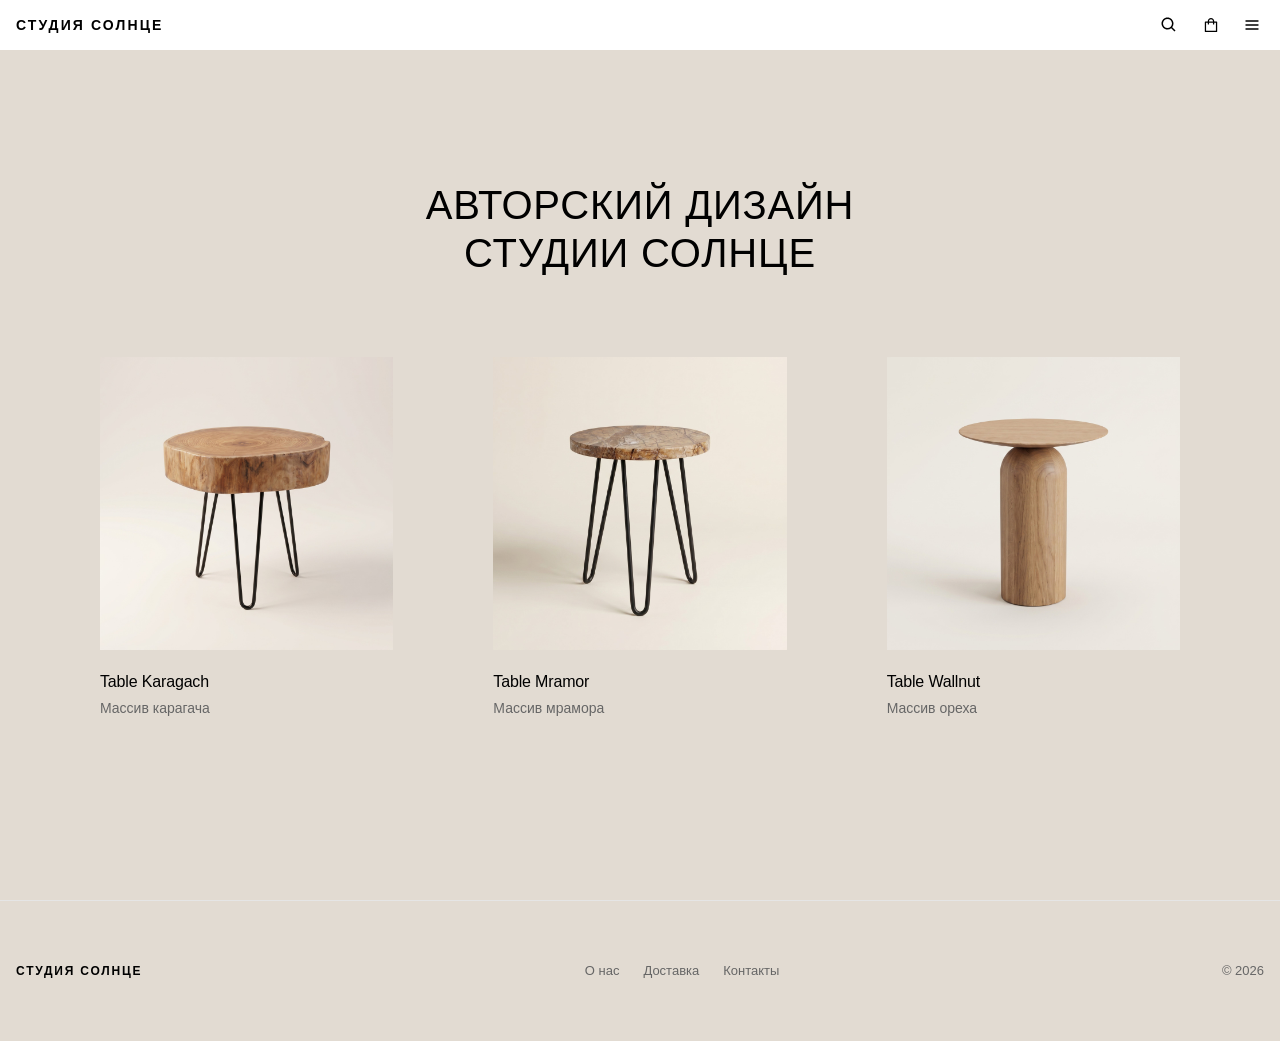
<file: index.html>
<!DOCTYPE html>
<html lang="ru">
<head>
  <meta charset="UTF-8">
  <meta name="viewport" content="width=device-width, initial-scale=1.0">
  <title>Студия Солнце — авторские столы ручной работы</title>
  <meta name="description" content="Авторские столы из массива дерева ручной работы. Студия Солнце.">
  <link href="https://fonts.cdnfonts.com/css/basis-grotesque-pro" rel="stylesheet">
  <link rel="stylesheet" href="style.css">
</head>
<body>

  <header class="header">
    <a href="index.html" class="header-logo">СТУДИЯ СОЛНЦЕ</a>
    <div class="header-actions">
      <button class="header-btn" aria-label="Поиск">
        <svg stroke="currentColor" fill="currentColor" stroke-width="0" viewBox="0 0 24 24" width="18" height="18"><path d="M10 18a7.952 7.952 0 0 0 4.897-1.688l4.396 4.396 1.414-1.414-4.396-4.396A7.952 7.952 0 0 0 18 10c0-4.411-3.589-8-8-8s-8 3.589-8 8 3.589 8 8 8zm0-14c3.309 0 6 2.691 6 6s-2.691 6-6 6-6-2.691-6-6 2.691-6 6-6z"></path></svg>
      </button>
      <button class="header-btn" aria-label="Корзина">
        <svg stroke="currentColor" fill="currentColor" stroke-width="0" viewBox="0 0 1024 1024" width="18" height="18"><path d="M832 312H696v-16c0-101.6-82.4-184-184-184s-184 82.4-184 184v16H192c-17.7 0-32 14.3-32 32v536c0 17.7 14.3 32 32 32h640c17.7 0 32-14.3 32-32V344c0-17.7-14.3-32-32-32zm-432-16c0-61.9 50.1-112 112-112s112 50.1 112 112v16H400v-16zm392 544H232V384h96v88c0 4.4 3.6 8 8 8h56c4.4 0 8-3.6 8-8v-88h224v88c0 4.4 3.6 8 8 8h56c4.4 0 8-3.6 8-8v-88h96v456z"></path></svg>
      </button>
      <button class="header-btn" aria-label="Меню">
        <svg viewBox="0 0 24 24" width="16" height="16"><path fill="currentColor" d="M 3 5 A 1.0001 1.0001 0 1 0 3 7 L 21 7 A 1.0001 1.0001 0 1 0 21 5 L 3 5 z M 3 11 A 1.0001 1.0001 0 1 0 3 13 L 21 13 A 1.0001 1.0001 0 1 0 21 11 L 3 11 z M 3 17 A 1.0001 1.0001 0 1 0 3 19 L 21 19 A 1.0001 1.0001 0 1 0 21 17 L 3 17 z"></path></svg>
      </button>
    </div>
  </header>

  <section class="landing">
    <div class="landing-inner">
      <h1 class="landing-title">АВТОРСКИЙ ДИЗАЙН<br>СТУДИИ СОЛНЦЕ</h1>
      <div class="landing-grid">
        <a href="table-karagach.html" class="landing-card">
          <div class="landing-card-img">
            <img src="images/Table_Karagach_Studio_01.jpg" alt="Table Karagach">
          </div>
          <h2>Table Karagach</h2>
          <p>Массив карагача</p>
        </a>
        <a href="table-mramor.html" class="landing-card">
          <div class="landing-card-img">
            <img src="images/Table_Marmor_Studio_01.jpg" alt="Table Mramor">
          </div>
          <h2>Table Mramor</h2>
          <p>Массив мрамора</p>
        </a>
        <a href="table-wallnut.html" class="landing-card">
          <div class="landing-card-img">
            <img src="images/Table_Wallnut_Studio_01.jpg" alt="Table Wallnut">
          </div>
          <h2>Table Wallnut</h2>
          <p>Массив ореха</p>
        </a>
      </div>
    </div>
  </section>

  <footer class="footer">
    <div class="footer-inner">
      <div class="footer-brand">СТУДИЯ СОЛНЦЕ</div>
      <div class="footer-links">
        <a href="#">О нас</a>
        <a href="#">Доставка</a>
        <a href="#">Контакты</a>
      </div>
      <div class="footer-copy">&copy; 2026</div>
    </div>
  </footer>

</body>
</html>
</file>
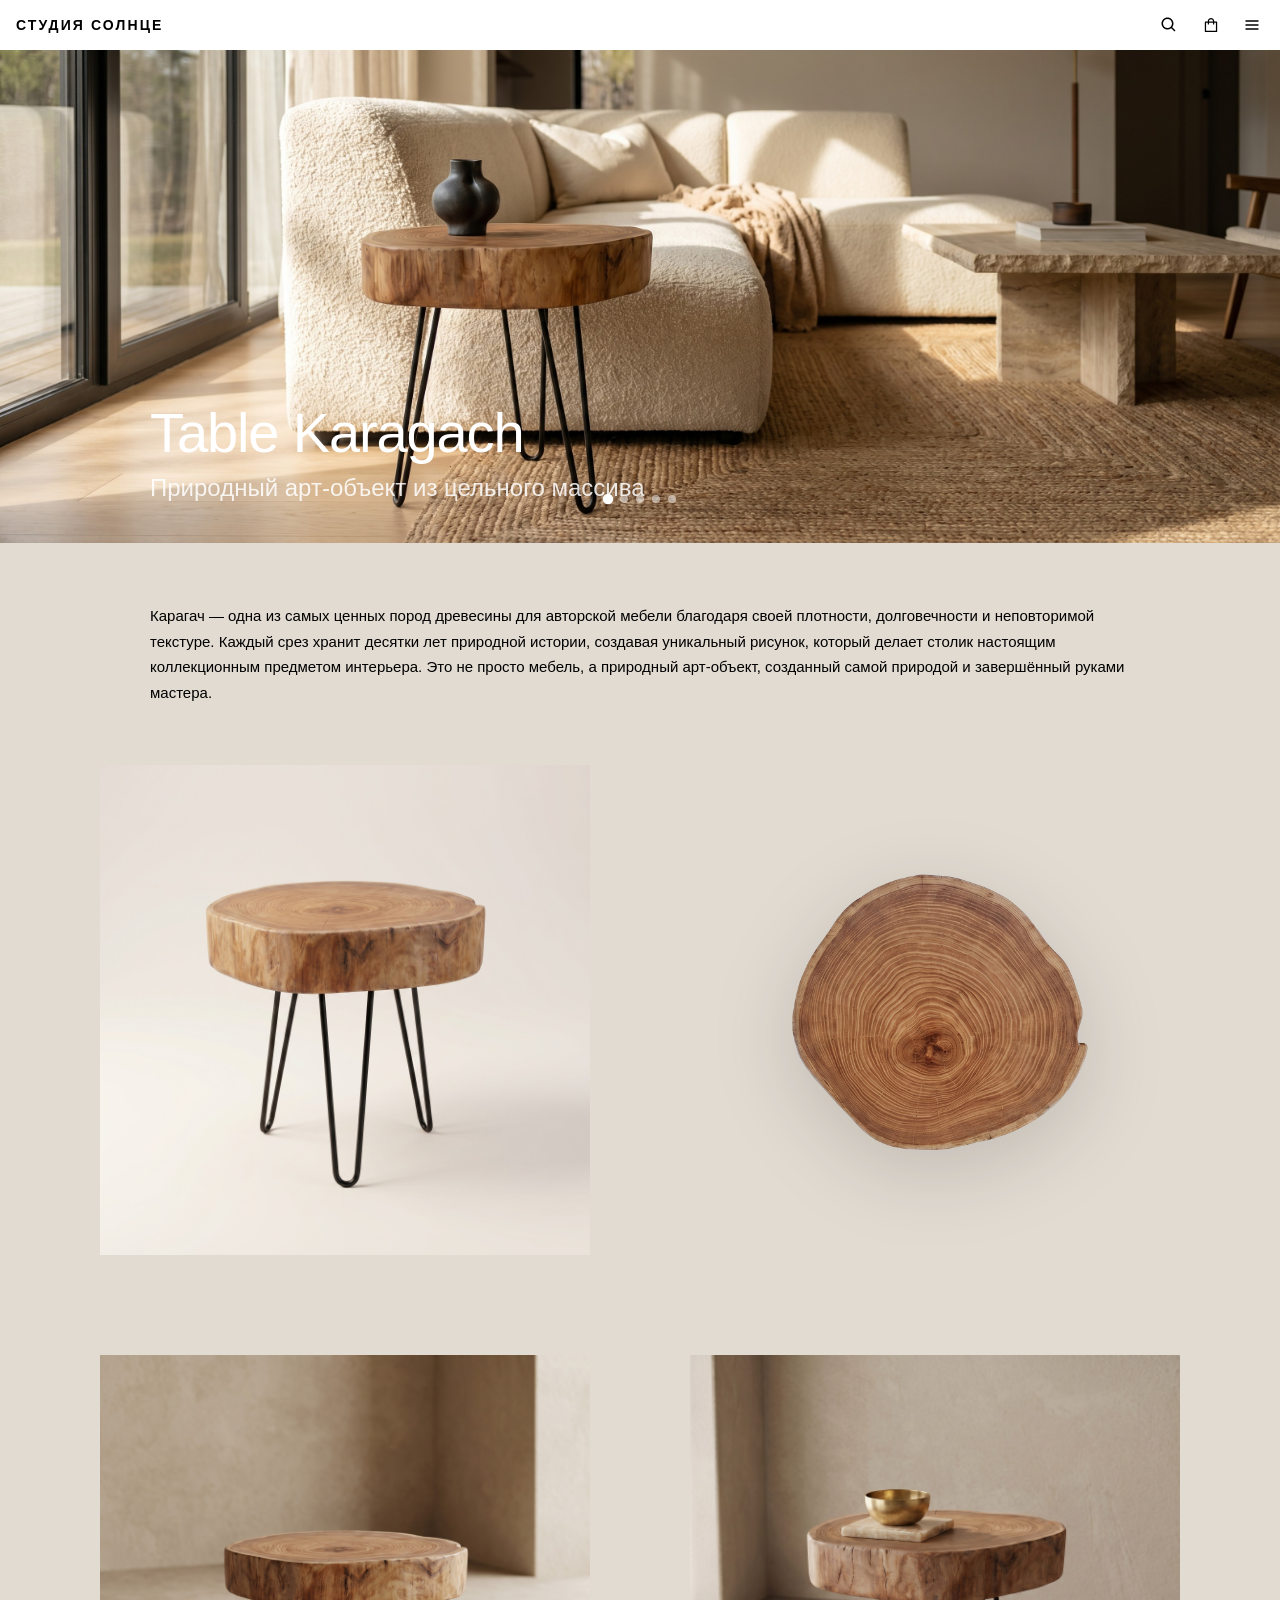
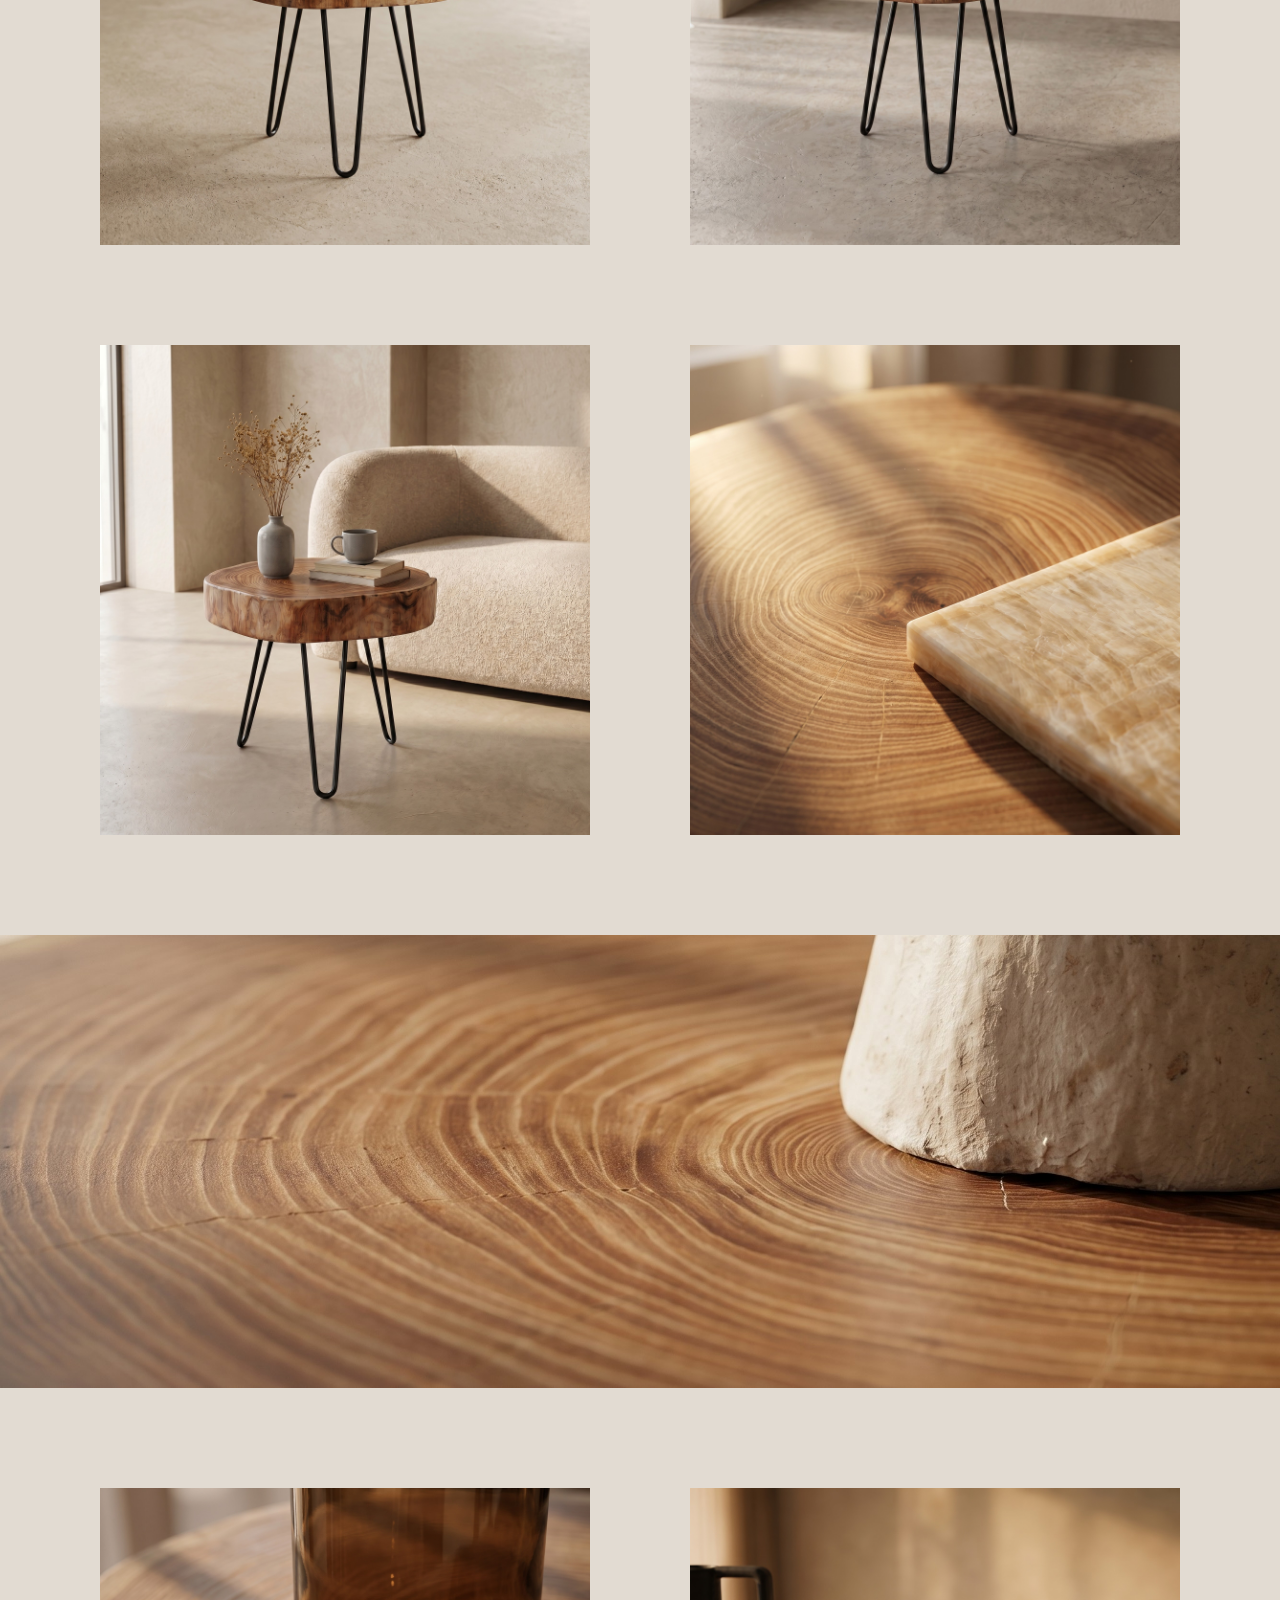
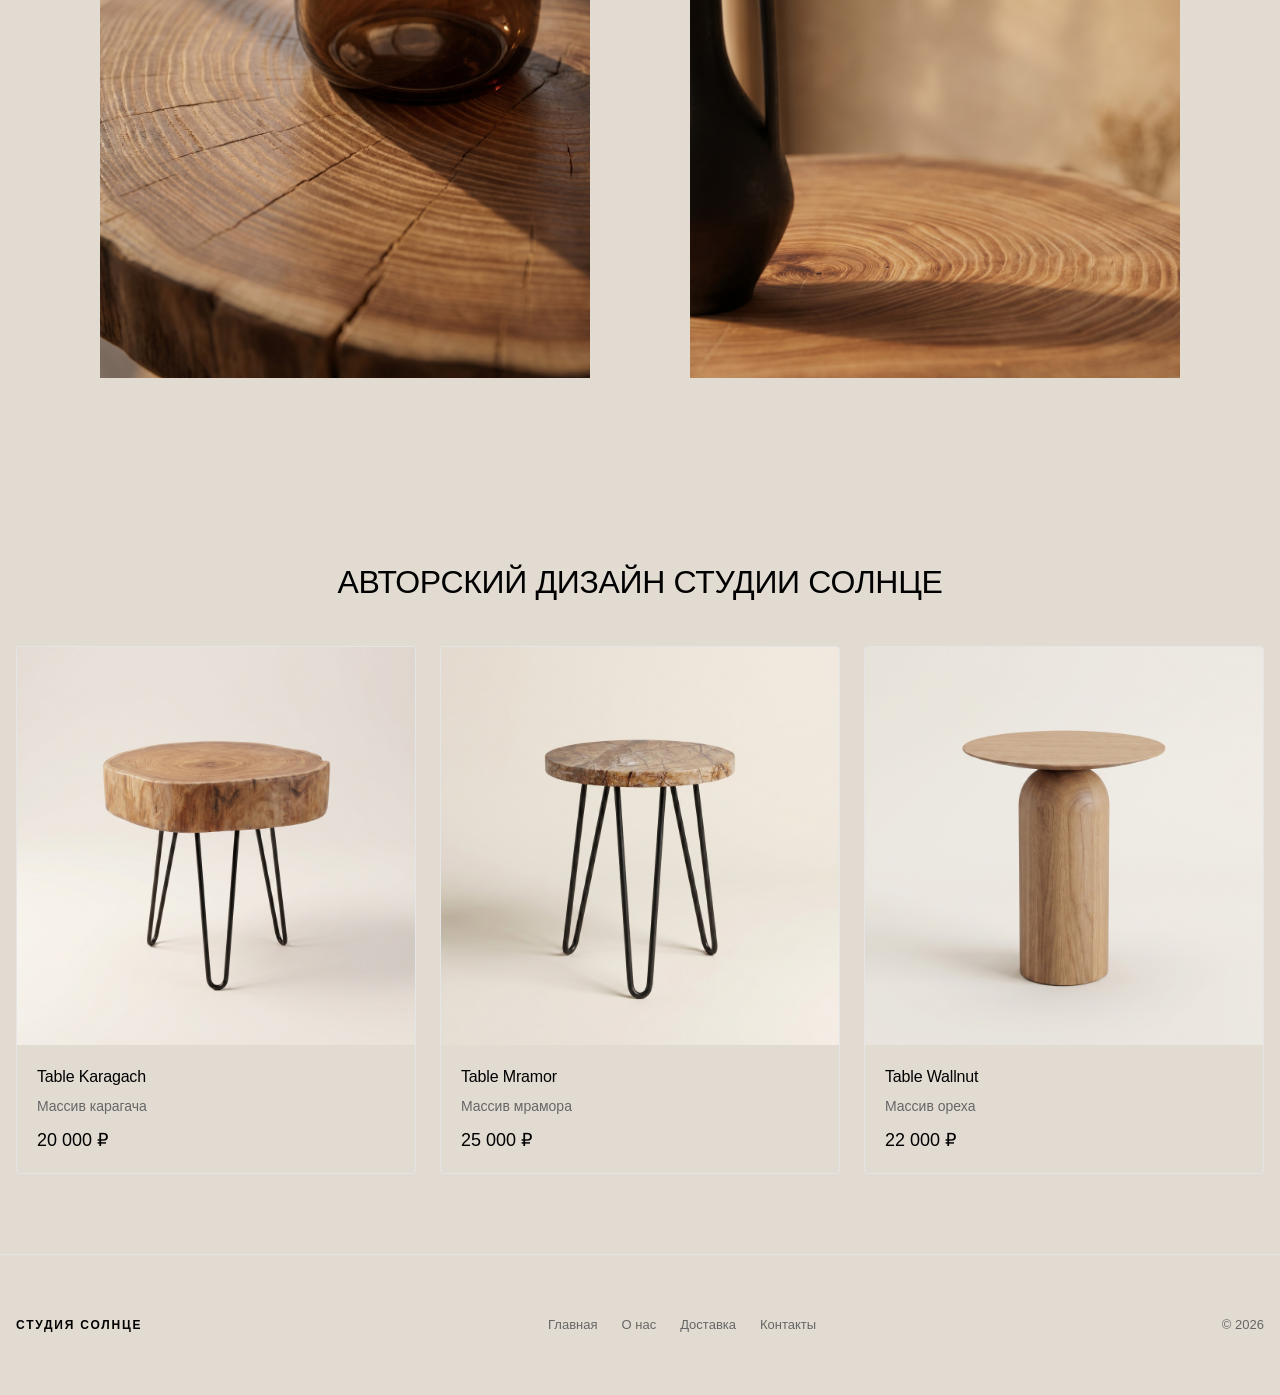
<file: table-karagach.html>
<!DOCTYPE html>
<html lang="ru">
<head>
  <meta charset="UTF-8">
  <meta name="viewport" content="width=device-width, initial-scale=1.0">
  <title>Table Karagach — природный арт-объект из цельного массива</title>
  <meta name="description" content="Table Karagach — стол из массива карагача ручной работы. Природный арт-объект с уникальной текстурой.">
  <link href="https://fonts.cdnfonts.com/css/basis-grotesque-pro" rel="stylesheet">
  <link rel="stylesheet" href="style.css">
</head>
<body>

  <!-- HEADER -->
  <header class="header">
    <a href="index.html" class="header-logo">СТУДИЯ СОЛНЦЕ</a>
    <div class="header-actions">
      <button class="header-btn" aria-label="Поиск">
        <svg stroke="currentColor" fill="currentColor" stroke-width="0" viewBox="0 0 24 24" width="18" height="18"><path d="M10 18a7.952 7.952 0 0 0 4.897-1.688l4.396 4.396 1.414-1.414-4.396-4.396A7.952 7.952 0 0 0 18 10c0-4.411-3.589-8-8-8s-8 3.589-8 8 3.589 8 8 8zm0-14c3.309 0 6 2.691 6 6s-2.691 6-6 6-6-2.691-6-6 2.691-6 6-6z"></path></svg>
      </button>
      <button class="header-btn" aria-label="Корзина">
        <svg stroke="currentColor" fill="currentColor" stroke-width="0" viewBox="0 0 1024 1024" width="18" height="18"><path d="M832 312H696v-16c0-101.6-82.4-184-184-184s-184 82.4-184 184v16H192c-17.7 0-32 14.3-32 32v536c0 17.7 14.3 32 32 32h640c17.7 0 32-14.3 32-32V344c0-17.7-14.3-32-32-32zm-432-16c0-61.9 50.1-112 112-112s112 50.1 112 112v16H400v-16zm392 544H232V384h96v88c0 4.4 3.6 8 8 8h56c4.4 0 8-3.6 8-8v-88h224v88c0 4.4 3.6 8 8 8h56c4.4 0 8-3.6 8-8v-88h96v456z"></path></svg>
      </button>
      <button class="header-btn" aria-label="Меню">
        <svg viewBox="0 0 24 24" width="16" height="16"><path fill="currentColor" d="M 3 5 A 1.0001 1.0001 0 1 0 3 7 L 21 7 A 1.0001 1.0001 0 1 0 21 5 L 3 5 z M 3 11 A 1.0001 1.0001 0 1 0 3 13 L 21 13 A 1.0001 1.0001 0 1 0 21 11 L 3 11 z M 3 17 A 1.0001 1.0001 0 1 0 3 19 L 21 19 A 1.0001 1.0001 0 1 0 21 17 L 3 17 z"></path></svg>
      </button>
    </div>
  </header>

  <!-- HERO -->
  <section class="hero">
    <div class="hero-slider" id="hero-slider">
      <div class="hero-slide active">
        <img src="images/Table_Karagach_Landing_01.jpg" alt="Table Karagach">
      </div>
      <div class="hero-slide">
        <img src="images/Table_Karagach_Landing_02.jpg" alt="Table Karagach">
      </div>
      <div class="hero-slide">
        <img src="images/Table_Karagach_Landing_03.jpg" alt="Table Karagach">
      </div>
      <div class="hero-slide">
        <img src="images/Table_Karagach_Landing_04.jpg" alt="Table Karagach">
      </div>
      <div class="hero-slide">
        <img src="images/Table_Karagach_Landing_05.jpg" alt="Table Karagach">
      </div>
    </div>
    <div class="hero-dots" id="hero-dots">
      <span class="hero-dot active" data-index="0"></span>
      <span class="hero-dot" data-index="1"></span>
      <span class="hero-dot" data-index="2"></span>
      <span class="hero-dot" data-index="3"></span>
      <span class="hero-dot" data-index="4"></span>
    </div>
    <div class="hero-copy">
      <h1 class="hero-title">Table Karagach</h1>
      <h2 class="hero-subtitle">Природный арт-объект из цельного массива</h2>
    </div>
  </section>

  <!-- TEXT DESCRIPTION -->
  <section class="copy">
    <div class="copy-inner">
      <p class="copy-heading">Карагач — одна из самых ценных пород древесины для авторской мебели благодаря своей плотности, долговечности и неповторимой текстуре. Каждый срез хранит десятки лет природной истории, создавая уникальный рисунок, который делает столик настоящим коллекционным предметом интерьера. Это не просто мебель, а природный арт-объект, созданный самой природой и завершённый руками мастера.</p>
    </div>
  </section>

  <!-- IMAGE PAIR 1: Studio + Karagach transparent -->
  <section class="pair">
    <div class="pair-left">
      <img src="images/Table_Karagach_Studio_01.jpg" alt="Table Karagach в студии">
    </div>
    <div class="pair-right pair-bg">
      <img class="pair-float" src="images/Karagach_01.png" alt="Table Karagach">
    </div>
  </section>

  <!-- IMAGE PAIR 2: Raum Minimal square -->
  <section class="pair">
    <div class="pair-left">
      <img src="images/Table_Karagach_Raum_Minimal_01.jpg" alt="Table Karagach в интерьере">
    </div>
    <div class="pair-right">
      <img src="images/Table_Karagach_Raum_Minimal_02.jpg" alt="Table Karagach в интерьере">
    </div>
  </section>

  <!-- IMAGE PAIR 3: Raum Minimal + Detail -->
  <section class="pair">
    <div class="pair-left">
      <img src="images/Table_Karagach_Raum_Minimal_03.jpg" alt="Table Karagach в интерьере">
    </div>
    <div class="pair-right">
      <img src="images/Table_Karagach_Detial_01.jpg" alt="Table Karagach деталь">
    </div>
  </section>

  <!-- FULL WIDTH: Detail 02 -->
  <section class="full">
    <img src="images/Table_Karagach_Detial_02.jpg" alt="Table Karagach деталь">
  </section>

  <!-- IMAGE PAIR 4: Detail close-ups -->
  <section class="pair">
    <div class="pair-left">
      <img src="images/Table_Karagach_Detial_03.jpg" alt="Table Karagach деталь">
    </div>
    <div class="pair-right">
      <img src="images/Table_Karagach_Detial_04.jpg" alt="Table Karagach деталь">
    </div>
  </section>

  <!-- SHOP SECTION (Featured Designs equivalent) — конец страницы -->
  <section class="shop">
    <div class="shop-inner">
      <h2 class="shop-heading">АВТОРСКИЙ ДИЗАЙН СТУДИИ СОЛНЦЕ</h2>
      <div class="shop-grid">
        <div class="shop-card">
          <a href="table-karagach.html" class="shop-card-link">
            <div class="shop-card-img"><img src="images/Table_Karagach_Studio_01.jpg" alt="Table Karagach"></div>
            <div class="shop-card-body">
              <h3>Table Karagach</h3>
              <p>Массив карагача</p>
              <p class="shop-price">20 000 ₽</p>
            </div>
          </a>
        </div>
        <div class="shop-card">
          <a href="table-mramor.html" class="shop-card-link">
            <div class="shop-card-img"><img src="images/Table_Marmor_Studio_01.jpg" alt="Table Mramor"></div>
            <div class="shop-card-body">
              <h3>Table Mramor</h3>
              <p>Массив мрамора</p>
              <p class="shop-price">25 000 ₽</p>
            </div>
          </a>
        </div>
        <div class="shop-card">
          <a href="table-wallnut.html" class="shop-card-link">
            <div class="shop-card-img"><img src="images/Table_Wallnut_Studio_01.jpg" alt="Table Wallnut"></div>
            <div class="shop-card-body">
              <h3>Table Wallnut</h3>
              <p>Массив ореха</p>
              <p class="shop-price">22 000 ₽</p>
            </div>
          </a>
        </div>
      </div>
    </div>
  </section>

  <!-- FOOTER (минимальный) -->
  <footer class="footer">
    <div class="footer-inner">
      <div class="footer-brand">СТУДИЯ СОЛНЦЕ</div>
      <div class="footer-links">
        <a href="index.html">Главная</a>
        <a href="#">О нас</a>
        <a href="#">Доставка</a>
        <a href="#">Контакты</a>
      </div>
      <div class="footer-copy">&copy; 2026</div>
    </div>
  </footer>

  <script>
    // Hero slider
    (function() {
      const slides = document.querySelectorAll('.hero-slide');
      const dots = document.querySelectorAll('.hero-dot');
      let current = 0;
      let interval;

      function goTo(idx) {
        slides[current].classList.remove('active');
        dots[current].classList.remove('active');
        current = idx;
        slides[current].classList.add('active');
        dots[current].classList.add('active');
      }

      function next() {
        goTo((current + 1) % slides.length);
      }

      dots.forEach(dot => {
        dot.addEventListener('click', () => {
          goTo(parseInt(dot.dataset.index));
          resetInterval();
        });
      });

      function resetInterval() {
        clearInterval(interval);
        interval = setInterval(next, 4000);
      }

      interval = setInterval(next, 4000);
    })();
  </script>

</body>
</html>
</file>
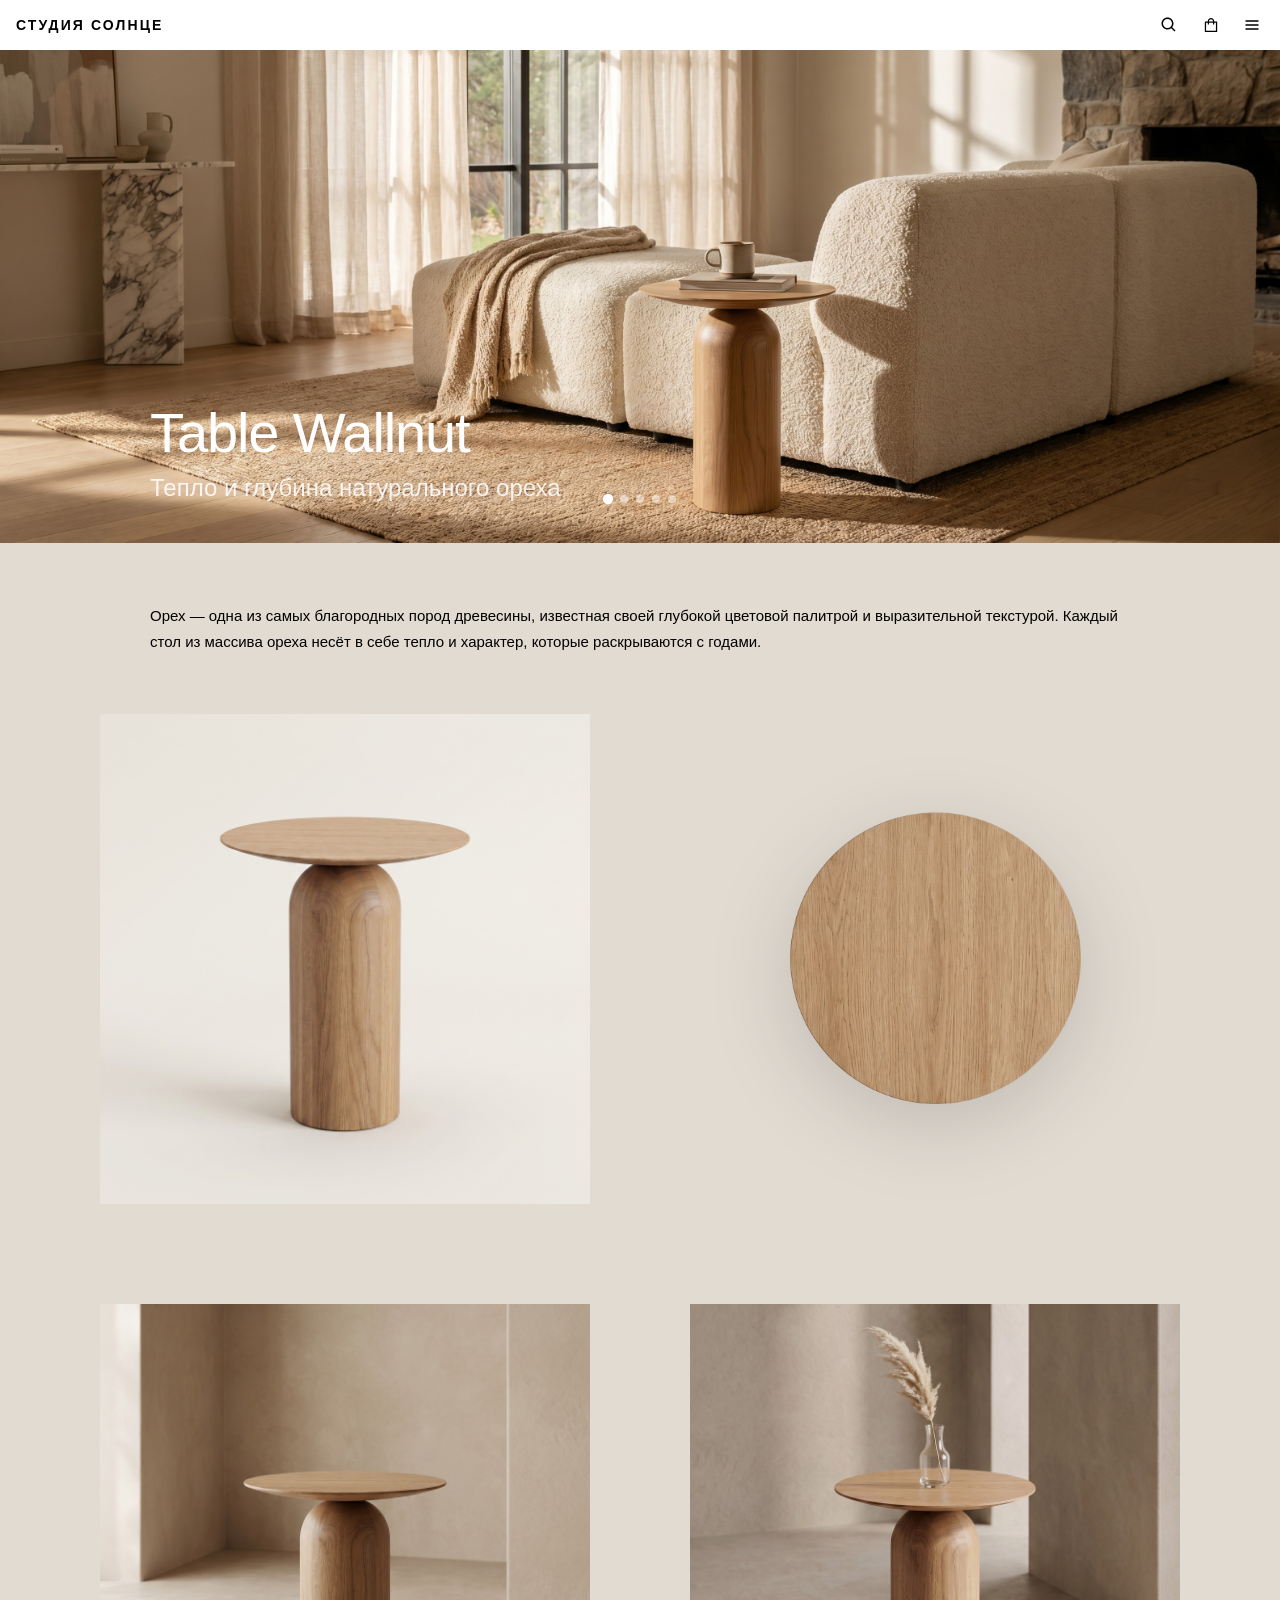
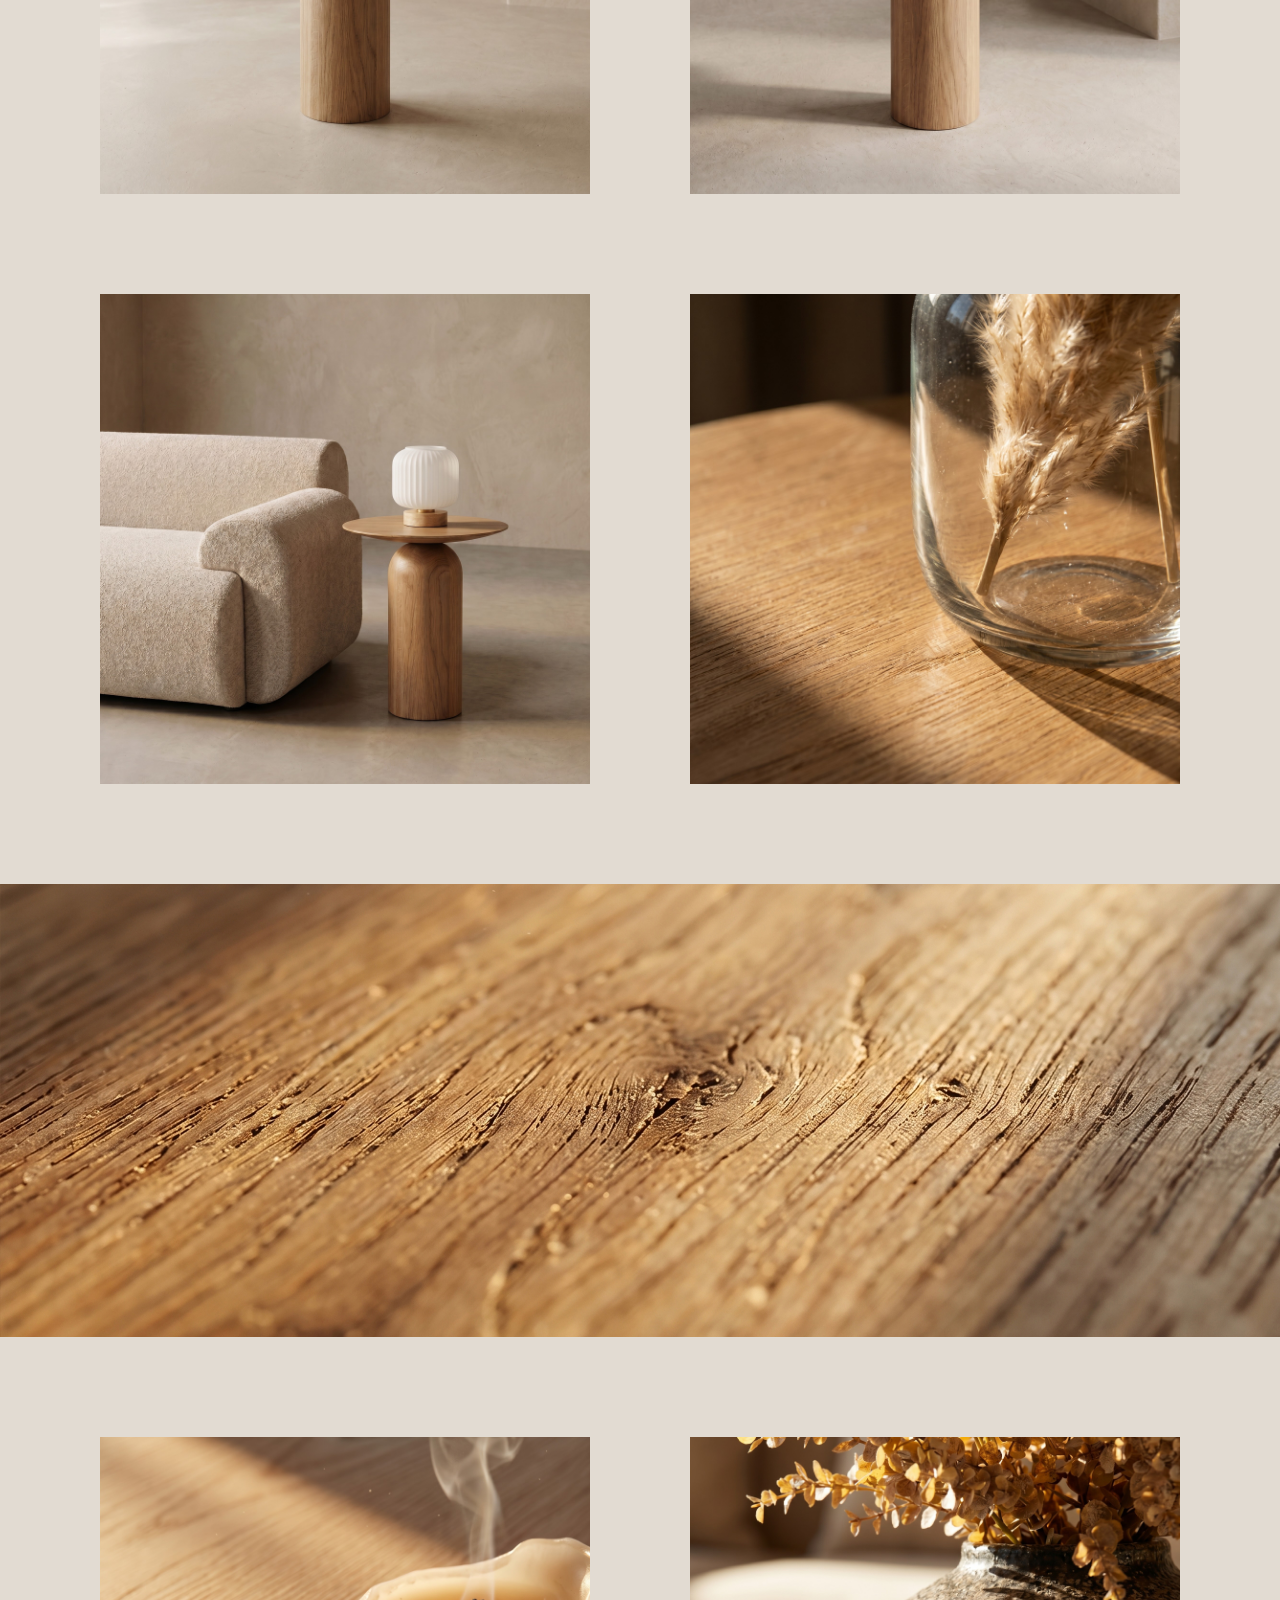
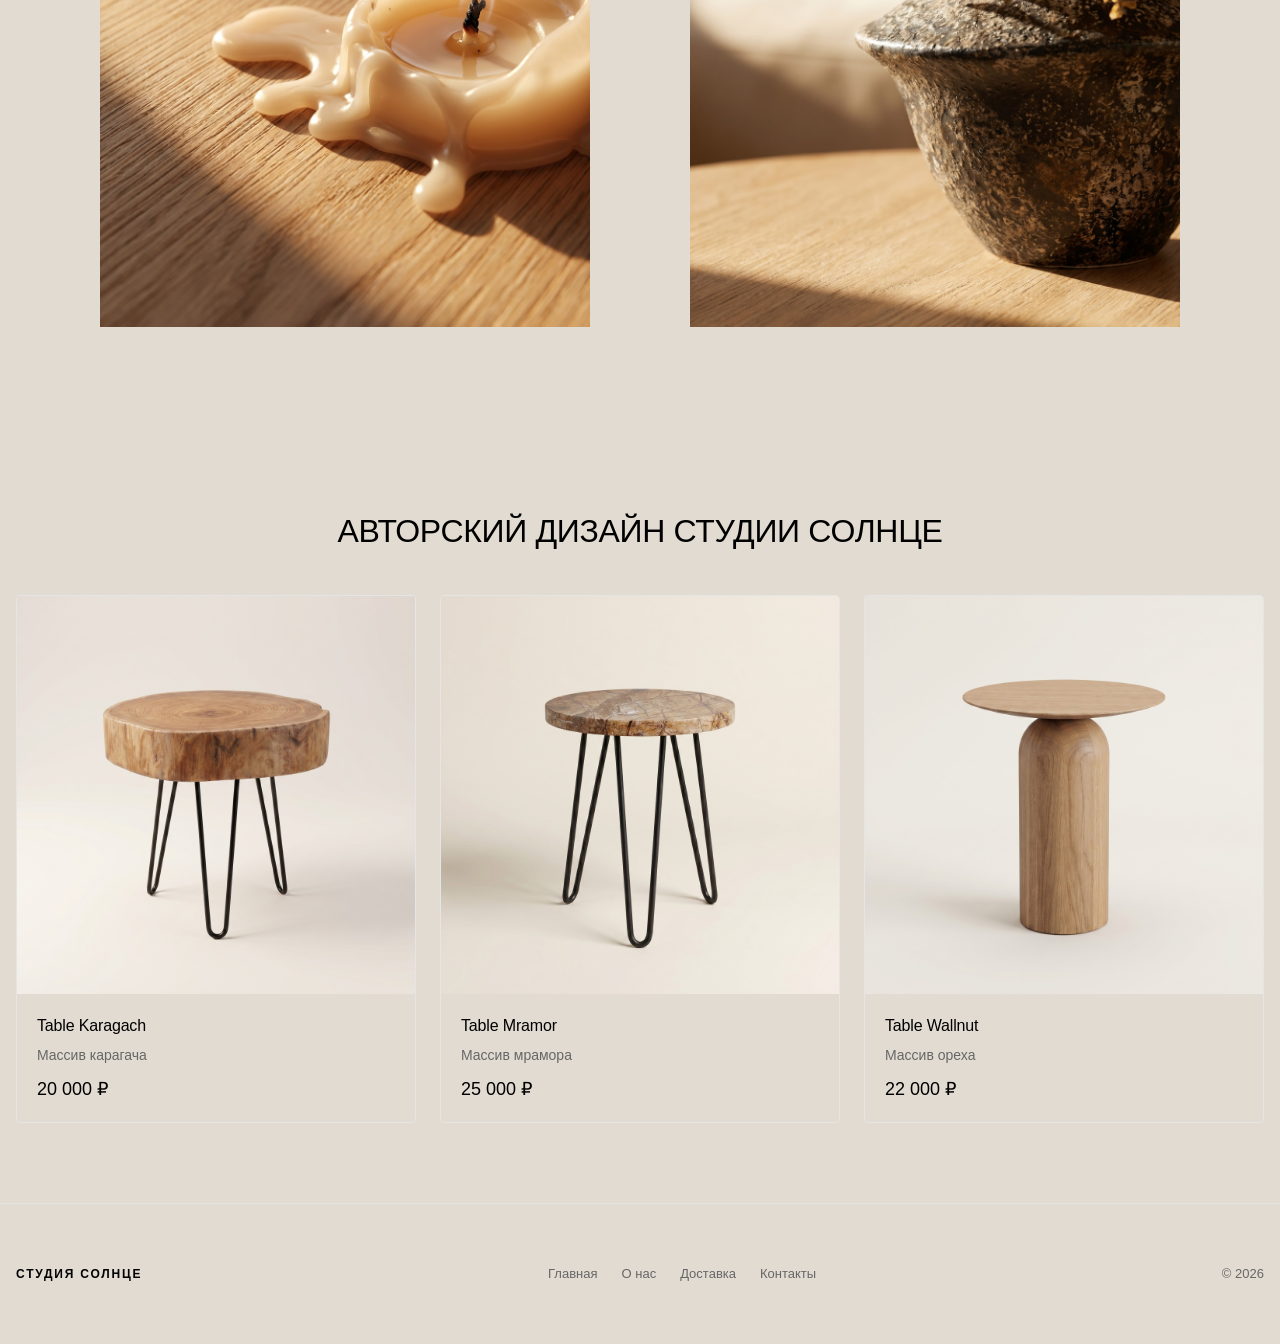
<file: table-wallnut.html>
<!DOCTYPE html>
<html lang="ru">
<head>
  <meta charset="UTF-8">
  <meta name="viewport" content="width=device-width, initial-scale=1.0">
  <title>Table Wallnut — авторский стол из массива ореха</title>
  <meta name="description" content="Table Wallnut — стол из массива ореха ручной работы. Студия Солнце.">
  <link href="https://fonts.cdnfonts.com/css/basis-grotesque-pro" rel="stylesheet">
  <link rel="stylesheet" href="style.css">
</head>
<body>

  <header class="header">
    <a href="index.html" class="header-logo">СТУДИЯ СОЛНЦЕ</a>
    <div class="header-actions">
      <button class="header-btn" aria-label="Поиск">
        <svg stroke="currentColor" fill="currentColor" stroke-width="0" viewBox="0 0 24 24" width="18" height="18"><path d="M10 18a7.952 7.952 0 0 0 4.897-1.688l4.396 4.396 1.414-1.414-4.396-4.396A7.952 7.952 0 0 0 18 10c0-4.411-3.589-8-8-8s-8 3.589-8 8 3.589 8 8 8zm0-14c3.309 0 6 2.691 6 6s-2.691 6-6 6-6-2.691-6-6 2.691-6 6-6z"></path></svg>
      </button>
      <button class="header-btn" aria-label="Корзина">
        <svg stroke="currentColor" fill="currentColor" stroke-width="0" viewBox="0 0 1024 1024" width="18" height="18"><path d="M832 312H696v-16c0-101.6-82.4-184-184-184s-184 82.4-184 184v16H192c-17.7 0-32 14.3-32 32v536c0 17.7 14.3 32 32 32h640c17.7 0 32-14.3 32-32V344c0-17.7-14.3-32-32-32zm-432-16c0-61.9 50.1-112 112-112s112 50.1 112 112v16H400v-16zm392 544H232V384h96v88c0 4.4 3.6 8 8 8h56c4.4 0 8-3.6 8-8v-88h224v88c0 4.4 3.6 8 8 8h56c4.4 0 8-3.6 8-8v-88h96v456z"></path></svg>
      </button>
      <button class="header-btn" aria-label="Меню">
        <svg viewBox="0 0 24 24" width="16" height="16"><path fill="currentColor" d="M 3 5 A 1.0001 1.0001 0 1 0 3 7 L 21 7 A 1.0001 1.0001 0 1 0 21 5 L 3 5 z M 3 11 A 1.0001 1.0001 0 1 0 3 13 L 21 13 A 1.0001 1.0001 0 1 0 21 11 L 3 11 z M 3 17 A 1.0001 1.0001 0 1 0 3 19 L 21 19 A 1.0001 1.0001 0 1 0 21 17 L 3 17 z"></path></svg>
      </button>
    </div>
  </header>

  <section class="hero">
    <div class="hero-slider" id="hero-slider">
      <div class="hero-slide active">
        <img src="images/Table_Wallnut_Landing_01.jpg" alt="Table Wallnut">
      </div>
      <div class="hero-slide">
        <img src="images/Table_Wallnut_Landing_02.jpg" alt="Table Wallnut">
      </div>
      <div class="hero-slide">
        <img src="images/Table_Wallnut_Landing_03.jpg" alt="Table Wallnut">
      </div>
      <div class="hero-slide">
        <img src="images/Table_Wallnut_Landing_04.jpg" alt="Table Wallnut">
      </div>
      <div class="hero-slide">
        <img src="images/Table_Wallnut_Landing_05.jpg" alt="Table Wallnut">
      </div>
    </div>
    <div class="hero-dots" id="hero-dots">
      <span class="hero-dot active" data-index="0"></span>
      <span class="hero-dot" data-index="1"></span>
      <span class="hero-dot" data-index="2"></span>
      <span class="hero-dot" data-index="3"></span>
      <span class="hero-dot" data-index="4"></span>
    </div>
    <div class="hero-copy">
      <h1 class="hero-title">Table Wallnut</h1>
      <h2 class="hero-subtitle">Тепло и глубина натурального ореха</h2>
    </div>
  </section>

  <section class="copy">
    <div class="copy-inner">
      <p class="copy-heading">Орех — одна из самых благородных пород древесины, известная своей глубокой цветовой палитрой и выразительной текстурой. Каждый стол из массива ореха несёт в себе тепло и характер, которые раскрываются с годами.</p>
    </div>
  </section>

  <section class="pair">
    <div class="pair-left">
      <img src="images/Table_Wallnut_Studio_01.jpg" alt="Table Wallnut в студии">
    </div>
    <div class="pair-right pair-bg">
      <img class="pair-float" src="images/Wallnut_01.png" alt="Table Wallnut">
    </div>
  </section>

  <section class="pair">
    <div class="pair-left">
      <img src="images/Table_Wallnut_Raum_Minimal_01.jpg" alt="Table Wallnut в интерьере">
    </div>
    <div class="pair-right">
      <img src="images/Table_Wallnut_Raum_Minimal_02.jpg" alt="Table Wallnut в интерьере">
    </div>
  </section>

  <section class="pair">
    <div class="pair-left">
      <img src="images/Table_Wallnut_Raum_Minimal_03.jpg" alt="Table Wallnut в интерьере">
    </div>
    <div class="pair-right">
      <img src="images/Table_Wallnut_Detail_01.jpg" alt="Table Wallnut деталь">
    </div>
  </section>

  <section class="full">
    <img src="images/Table_Wallnut_Detail_02.jpg" alt="Table Wallnut деталь">
  </section>

  <section class="pair">
    <div class="pair-left">
      <img src="images/Table_Wallnut_Detail_03.jpg" alt="Table Wallnut деталь">
    </div>
    <div class="pair-right">
      <img src="images/Table_Wallnut_Detail_04.jpg" alt="Table Wallnut деталь">
    </div>
  </section>

  <section class="shop">
    <div class="shop-inner">
      <h2 class="shop-heading">АВТОРСКИЙ ДИЗАЙН СТУДИИ СОЛНЦЕ</h2>
      <div class="shop-grid">
        <div class="shop-card">
          <a href="table-karagach.html" class="shop-card-link">
            <div class="shop-card-img"><img src="images/Table_Karagach_Studio_01.jpg" alt="Table Karagach"></div>
            <div class="shop-card-body">
              <h3>Table Karagach</h3>
              <p>Массив карагача</p>
              <p class="shop-price">20 000 ₽</p>
            </div>
          </a>
        </div>
        <div class="shop-card">
          <a href="table-mramor.html" class="shop-card-link">
            <div class="shop-card-img"><img src="images/Table_Marmor_Studio_01.jpg" alt="Table Mramor"></div>
            <div class="shop-card-body">
              <h3>Table Mramor</h3>
              <p>Массив мрамора</p>
              <p class="shop-price">25 000 ₽</p>
            </div>
          </a>
        </div>
        <div class="shop-card">
          <a href="table-wallnut.html" class="shop-card-link">
            <div class="shop-card-img"><img src="images/Table_Wallnut_Studio_01.jpg" alt="Table Wallnut"></div>
            <div class="shop-card-body">
              <h3>Table Wallnut</h3>
              <p>Массив ореха</p>
              <p class="shop-price">22 000 ₽</p>
            </div>
          </a>
        </div>
      </div>
    </div>
  </section>

  <footer class="footer">
    <div class="footer-inner">
      <div class="footer-brand">СТУДИЯ СОЛНЦЕ</div>
      <div class="footer-links">
        <a href="index.html">Главная</a>
        <a href="#">О нас</a>
        <a href="#">Доставка</a>
        <a href="#">Контакты</a>
      </div>
      <div class="footer-copy">&copy; 2026</div>
    </div>
  </footer>

  <script>
    (function() {
      const slides = document.querySelectorAll('.hero-slide');
      const dots = document.querySelectorAll('.hero-dot');
      let current = 0;
      let interval;
      function goTo(idx) {
        slides[current].classList.remove('active');
        dots[current].classList.remove('active');
        current = idx;
        slides[current].classList.add('active');
        dots[current].classList.add('active');
      }
      function next() { goTo((current + 1) % slides.length); }
      dots.forEach(dot => {
        dot.addEventListener('click', () => {
          goTo(parseInt(dot.dataset.index));
          resetInterval();
        });
      });
      function resetInterval() { clearInterval(interval); interval = setInterval(next, 4000); }
      interval = setInterval(next, 4000);
    })();
  </script>

</body>
</html>
</file>
<file: style.css>
*, *::before, *::after {
  box-sizing: border-box;
  margin: 0;
  padding: 0;
}

:root {
  --bg: #e2dbd2;
  --text: #000000;
  --text-secondary: #666666;
  --border: #e5e5e5;
  --btn-bg: #000000;
  --btn-text: #ffffff;
  --radius: 4px;
  --max-width: 1370px;
  --copy-width: 1024px;
}

html {
  font-size: 16px;
  -webkit-font-smoothing: antialiased;
  -moz-osx-font-smoothing: grayscale;
}

body {
  font-family: 'Basis Grotesque Pro', -apple-system, BlinkMacSystemFont, 'Segoe UI', sans-serif;
  background: var(--bg);
  color: var(--text);
  line-height: 1.5;
}

img {
  display: block;
  max-width: 100%;
  height: auto;
}

/* ─── HEADER ─── */

.header {
  position: fixed;
  top: 0;
  left: 0;
  right: 0;
  height: 50px;
  display: flex;
  align-items: center;
  justify-content: space-between;
  padding: 0 16px;
  background: #fff;
  z-index: 100;
}

.header-logo {
  font-size: 14px;
  font-weight: 700;
  letter-spacing: 0.15em;
  text-decoration: none;
  color: var(--text);
  text-transform: uppercase;
}

.header-actions {
  display: flex;
  align-items: center;
  gap: 16px;
}

.header-btn {
  background: none;
  border: none;
  cursor: pointer;
  color: var(--text);
  padding: 4px;
  display: flex;
  align-items: center;
  justify-content: center;
}

/* ─── HERO ─── */

.hero {
  position: relative;
  width: 100%;
  margin-top: 0;
}

.hero-slider {
  position: relative;
  width: 100%;
}

.hero-slide {
  display: none;
  width: 100%;
}

.hero-slide.active {
  display: block;
}

.hero-slide img {
  width: 100%;
  height: auto;
  display: block;
}

.hero-dots {
  position: absolute;
  bottom: 40px;
  left: 50%;
  transform: translateX(-50%);
  display: flex;
  gap: 8px;
  z-index: 2;
}

.hero-dot {
  width: 8px;
  height: 8px;
  border-radius: 50%;
  background: rgba(255,255,255,0.5);
  cursor: pointer;
  transition: background 0.3s, transform 0.3s;
}

.hero-dot.active {
  background: #fff;
  transform: scale(1.3);
}

.hero-copy {
  position: absolute;
  bottom: 40px;
  left: 0;
  padding-left: 150px;
  z-index: 2;
}

.hero-title {
  font-size: clamp(2rem, 5vw, 3.5rem);
  font-weight: 400;
  line-height: 1.1;
  color: #fff;
  margin-bottom: 8px;
  letter-spacing: -0.02em;
}

.hero-subtitle {
  font-size: clamp(1rem, 2.5vw, 1.5rem);
  font-weight: 300;
  color: rgba(255,255,255,0.85);
  line-height: 1.3;
}

/* ─── COPY (text block) ─── */

.copy {
  padding: 60px 150px 60px 150px;
}

.copy-inner {
  margin: 0;
}

.copy-heading {
  font-size: 15px;
  font-weight: 300;
  line-height: 1.7;
  color: var(--text);
}

.copy-columns {
  display: none;
}

.copy-col {
  font-size: 15px;
  font-weight: 300;
  line-height: 1.7;
  color: var(--text);
}

/* ─── IMAGE PAIRS ─── */

.pair {
  display: grid;
  grid-template-columns: 1fr 1fr;
  gap: 100px;
  padding: 0 100px;
  margin-bottom: 100px;
}

.pair-left,
.pair-right {
  position: relative;
  overflow: hidden;
  aspect-ratio: 1 / 1;
}

.pair-left img,
.pair-right img {
  width: 100%;
  height: 100%;
  object-fit: cover;
}

/* Karagach_01 transparent PNG — на сером фоне */
.pair-bg {
  background: #e2dbd2;
  display: flex;
  align-items: center;
  justify-content: center;
}

.pair-float {
  width: 65% !important;
  height: auto !important;
  max-height: 90%;
  object-fit: contain !important;
  filter: drop-shadow(0 20px 40px rgba(0,0,0,0.15));
}

/* ─── FULL WIDTH IMAGE ─── */

.full {
  width: 100%;
  margin-bottom: 100px;
}

.full img {
  width: 100%;
  height: auto;
  display: block;
}

/* ─── SHOP SECTION (Featured Designs) ─── */

.shop {
  padding: 80px 16px;
}

.shop-inner {
  max-width: var(--max-width);
  margin: 0 auto;
}

.shop-heading {
  font-size: clamp(1.5rem, 3.5vw, 2rem);
  font-weight: 400;
  letter-spacing: -0.01em;
  margin-bottom: 40px;
  text-align: center;
}

.shop-grid {
  display: grid;
  grid-template-columns: repeat(auto-fill, minmax(300px, 1fr));
  gap: 24px;
  justify-content: center;
}

.shop-card {
  border: 1px solid var(--border);
  border-radius: var(--radius);
  overflow: hidden;
  transition: box-shadow 0.3s ease;
}

.shop-card:hover {
  box-shadow: 0 4px 20px rgba(0,0,0,0.08);
}

.shop-card-img {
  aspect-ratio: 1 / 1;
  overflow: hidden;
  background: #f8f8f8;
}

.shop-card-img img {
  width: 100%;
  height: 100%;
  object-fit: cover;
  transition: transform 0.4s ease;
}

.shop-card:hover .shop-card-img img {
  transform: scale(1.03);
}

.shop-card-body {
  padding: 20px;
  display: flex;
  flex-direction: column;
  gap: 8px;
}

.shop-card-body h3 {
  font-size: 16px;
  font-weight: 500;
  letter-spacing: -0.01em;
}

.shop-card-body p {
  font-size: 14px;
  font-weight: 300;
  color: var(--text-secondary);
  line-height: 1.4;
}

.shop-price {
  font-size: 18px !important;
  font-weight: 500 !important;
  color: var(--text) !important;
  margin-top: 4px;
}

.shop-btn {
  display: inline-flex;
  align-items: center;
  justify-content: center;
  margin-top: 12px;
  padding: 12px 28px;
  background: var(--btn-bg);
  color: var(--btn-text);
  border: none;
  border-radius: var(--radius);
  font-family: inherit;
  font-size: 14px;
  font-weight: 500;
  cursor: pointer;
  letter-spacing: 0.02em;
  transition: opacity 0.3s;
}

.shop-btn:hover {
  opacity: 0.85;
}

.shop-card-link {
  text-decoration: none;
  color: inherit;
  display: block;
}

/* ─── LANDING PAGE ─── */

.landing {
  min-height: 100vh;
  display: flex;
  align-items: center;
  justify-content: center;
  padding: 80px 100px;
}

.landing-inner {
  width: 100%;
}

.landing-title {
  font-size: clamp(1.5rem, 3.5vw, 2.5rem);
  font-weight: 400;
  line-height: 1.2;
  letter-spacing: 0.02em;
  text-align: center;
  margin-bottom: 80px;
}

.landing-grid {
  display: grid;
  grid-template-columns: repeat(3, 1fr);
  gap: 100px;
  max-width: var(--max-width);
  margin: 0 auto;
}

.landing-card {
  text-decoration: none;
  color: var(--text);
  display: block;
  transition: opacity 0.3s;
}

.landing-card:hover {
  opacity: 0.7;
}

.landing-card-img {
  aspect-ratio: 1 / 1;
  overflow: hidden;
  margin-bottom: 20px;
}

.landing-card-img img {
  width: 100%;
  height: 100%;
  object-fit: cover;
}

.landing-card h2 {
  font-size: 16px;
  font-weight: 500;
  letter-spacing: -0.01em;
  margin-bottom: 4px;
}

.landing-card p {
  font-size: 14px;
  font-weight: 300;
  color: var(--text-secondary);
}

/* ─── FOOTER ─── */

.footer {
  padding: 60px 16px;
  border-top: 1px solid var(--border);
}

.footer-inner {
  max-width: var(--max-width);
  margin: 0 auto;
  display: flex;
  align-items: center;
  justify-content: space-between;
  flex-wrap: wrap;
  gap: 20px;
}

.footer-brand {
  font-size: 12px;
  font-weight: 700;
  letter-spacing: 0.15em;
  text-transform: uppercase;
}

.footer-links {
  display: flex;
  gap: 24px;
}

.footer-links a {
  font-size: 13px;
  font-weight: 300;
  color: var(--text-secondary);
  text-decoration: none;
  transition: color 0.2s;
}

.footer-links a:hover {
  color: var(--text);
}

.footer-copy {
  font-size: 13px;
  font-weight: 300;
  color: var(--text-secondary);
}

/* ─── RESPONSIVE ─── */

@media (max-width: 768px) {
  .pair {
    grid-template-columns: 1fr 1fr;
    gap: 20px;
    padding: 0 30px;
    margin-bottom: 50px;
  }

  .full {
    margin-bottom: 50px;
  }

  .copy-columns {
    flex-direction: column;
    gap: 24px;
  }

  .copy {
    padding: 48px 16px;
  }

  .shop {
    padding: 60px 16px;
  }

  .hero-dots {
    bottom: 32px;
  }

  .hero-copy {
    bottom: 32px;
    padding-left: 30px;
  }

  .copy {
    padding: 48px 30px;
  }

  .hero-title {
    color: #fff;
  }

  .hero-subtitle {
    color: rgba(255,255,255,0.85);
  }

  .landing {
    padding: 60px 30px;
  }

  .landing-grid {
    grid-template-columns: 1fr;
    gap: 40px;
  }

  .landing-title {
    margin-bottom: 40px;
  }
}

@media (min-width: 769px) {
  .pair {
    gap: 100px;
    padding: 0 100px;
    margin-bottom: 100px;
  }

  .full {
    margin-bottom: 100px;
  }
}
</file>
